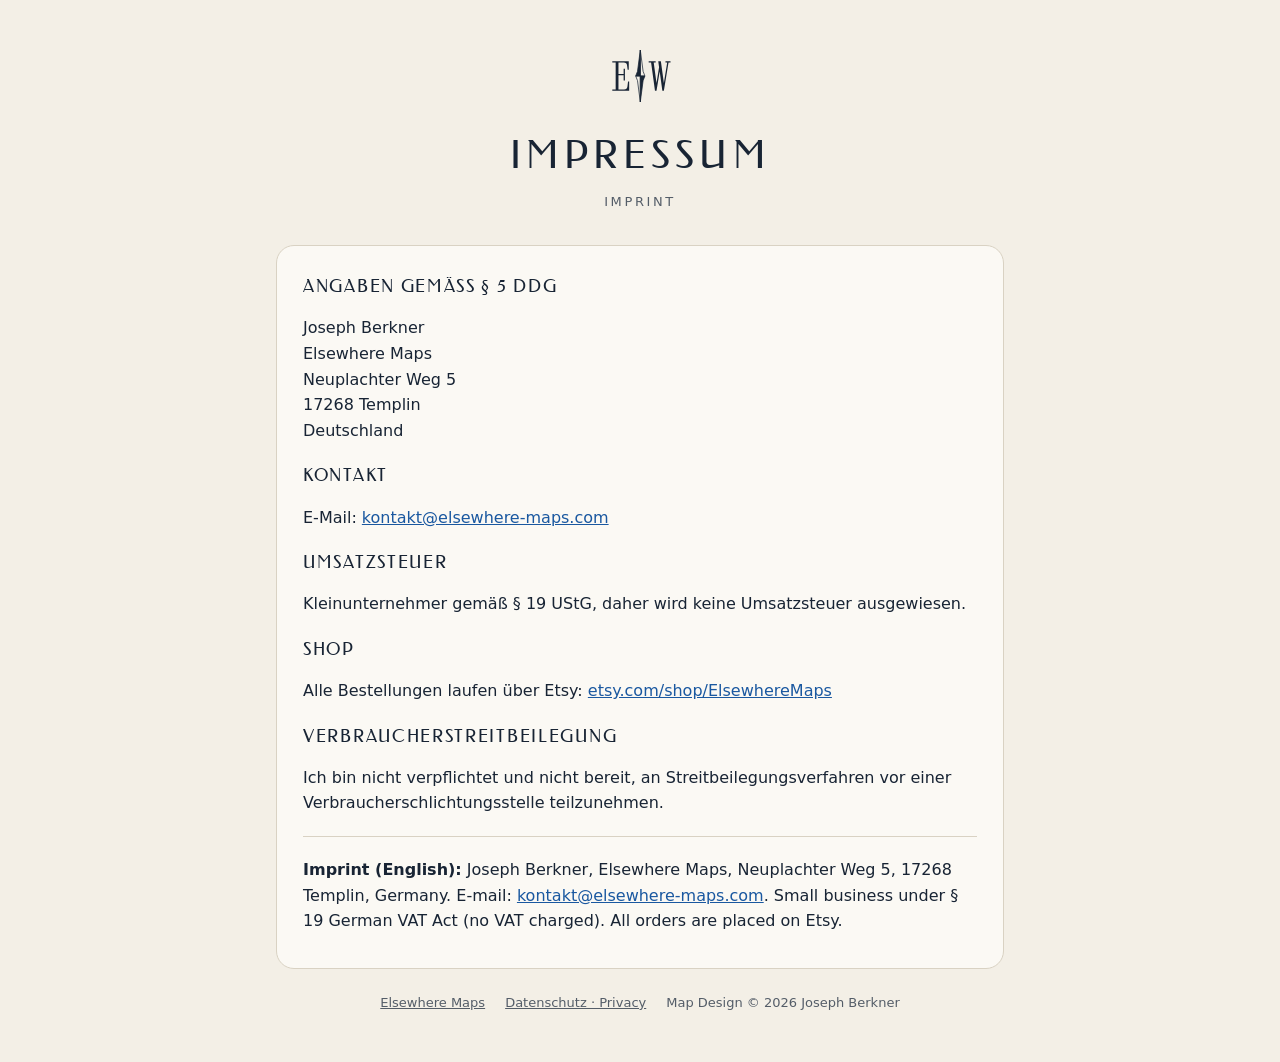
<file: imprint.html>
<!doctype html>
<html lang="de"><head><meta charset="utf-8"><meta name="viewport" content="width=device-width, initial-scale=1">
<meta http-equiv="Content-Security-Policy" content="default-src 'self'; style-src 'self'; font-src 'self'; img-src 'self'; base-uri 'none'; form-action 'none'; object-src 'none'">
<meta name="robots" content="noindex">
<title>Impressum · Elsewhere Maps</title><link rel="icon" href="favicon.svg" type="image/svg+xml"><link rel="stylesheet" href="legal.css"></head>
<body>
<header><a class="home" href="./" aria-label="Elsewhere Maps"><svg aria-hidden="true" focusable="false" xmlns="http://www.w3.org/2000/svg" viewBox="11.98 16.00 76.05 68.00"><path d="M50.00 18.50 L53.40 44.33 L55.60 50.00 L50.00 50.00 Z" fill="#f3efe6" stroke="#182434" stroke-width="0.9" stroke-linejoin="round"/><path d="M50.00 81.50 L46.60 55.67 L44.40 50.00 L50.00 50.00 Z" fill="#f3efe6" stroke="#182434" stroke-width="0.9" stroke-linejoin="round"/><path d="M50.00 18.50 L46.60 44.33 L44.40 50.00 L50.00 50.00 Z" fill="#182434" stroke="#182434" stroke-width="0.9" stroke-linejoin="round"/><path d="M50.00 81.50 L53.40 55.67 L55.60 50.00 L50.00 50.00 Z" fill="#182434" stroke="#182434" stroke-width="0.9" stroke-linejoin="round"/><path d="M31 0V34H115V706H31V740H442V526H414L400 633Q391 705 317 705H185V421H314V548H346V260H314V387H185V35H327Q400 35 409 108L424 234H452V0Z" fill="#182434" transform="translate(14.476 68.000) scale(0.04865 -0.04865)"/><path d="M136 0 39 706H-21V740H153V706H104L174 197L238 591L218 740H283L358 197L441 706H398V740H524V706H474L358 0H320L254 481L174 0Z" fill="#182434" transform="translate(61.200 68.000) scale(0.04865 -0.04865)"/></svg></a><h1>Impressum</h1><p class="sub">Imprint</p></header>
<main><section class="legal">
<h2>Angaben gemäß § 5 DDG</h2>
<p>Joseph Berkner<br>Elsewhere Maps<br>Neuplachter Weg 5<br>17268 Templin<br>Deutschland</p>
<h2>Kontakt</h2>
<!-- E-Mail als HTML-Zeichencodes: fuer Menschen normal lesbar und anklickbar, einfache Adress-Sammler finden sie nicht -->
<p>E-Mail: <a href="&#109;&#97;&#105;&#108;&#116;&#111;&#58;&#107;&#111;&#110;&#116;&#97;&#107;&#116;&#64;&#101;&#108;&#115;&#101;&#119;&#104;&#101;&#114;&#101;&#45;&#109;&#97;&#112;&#115;&#46;&#99;&#111;&#109;">&#107;&#111;&#110;&#116;&#97;&#107;&#116;&#64;&#101;&#108;&#115;&#101;&#119;&#104;&#101;&#114;&#101;&#45;&#109;&#97;&#112;&#115;&#46;&#99;&#111;&#109;</a></p>
<h2>Umsatzsteuer</h2>
<p>Kleinunternehmer gemäß § 19 UStG, daher wird keine Umsatzsteuer ausgewiesen.</p>
<h2>Shop</h2>
<p>Alle Bestellungen laufen über Etsy: <a href="https://www.etsy.com/shop/ElsewhereMaps" rel="noopener" target="_blank">etsy.com/shop/ElsewhereMaps</a></p>
<h2>Verbraucherstreitbeilegung</h2>
<p>Ich bin nicht verpflichtet und nicht bereit, an Streitbeilegungsverfahren vor einer Verbraucherschlichtungsstelle teilzunehmen.</p>
<hr>
<p lang="en"><strong>Imprint (English):</strong> Joseph Berkner, Elsewhere Maps, Neuplachter Weg 5, 17268 Templin, Germany. E-mail: <a href="&#109;&#97;&#105;&#108;&#116;&#111;&#58;&#107;&#111;&#110;&#116;&#97;&#107;&#116;&#64;&#101;&#108;&#115;&#101;&#119;&#104;&#101;&#114;&#101;&#45;&#109;&#97;&#112;&#115;&#46;&#99;&#111;&#109;">&#107;&#111;&#110;&#116;&#97;&#107;&#116;&#64;&#101;&#108;&#115;&#101;&#119;&#104;&#101;&#114;&#101;&#45;&#109;&#97;&#112;&#115;&#46;&#99;&#111;&#109;</a>. Small business under § 19 German VAT Act (no VAT charged). All orders are placed on Etsy.</p>
</section></main>
<footer><a href="./">Elsewhere Maps</a><a href="privacy.html">Datenschutz · Privacy</a><span>Map Design © 2026 Joseph Berkner</span></footer>
</body></html>
</file>
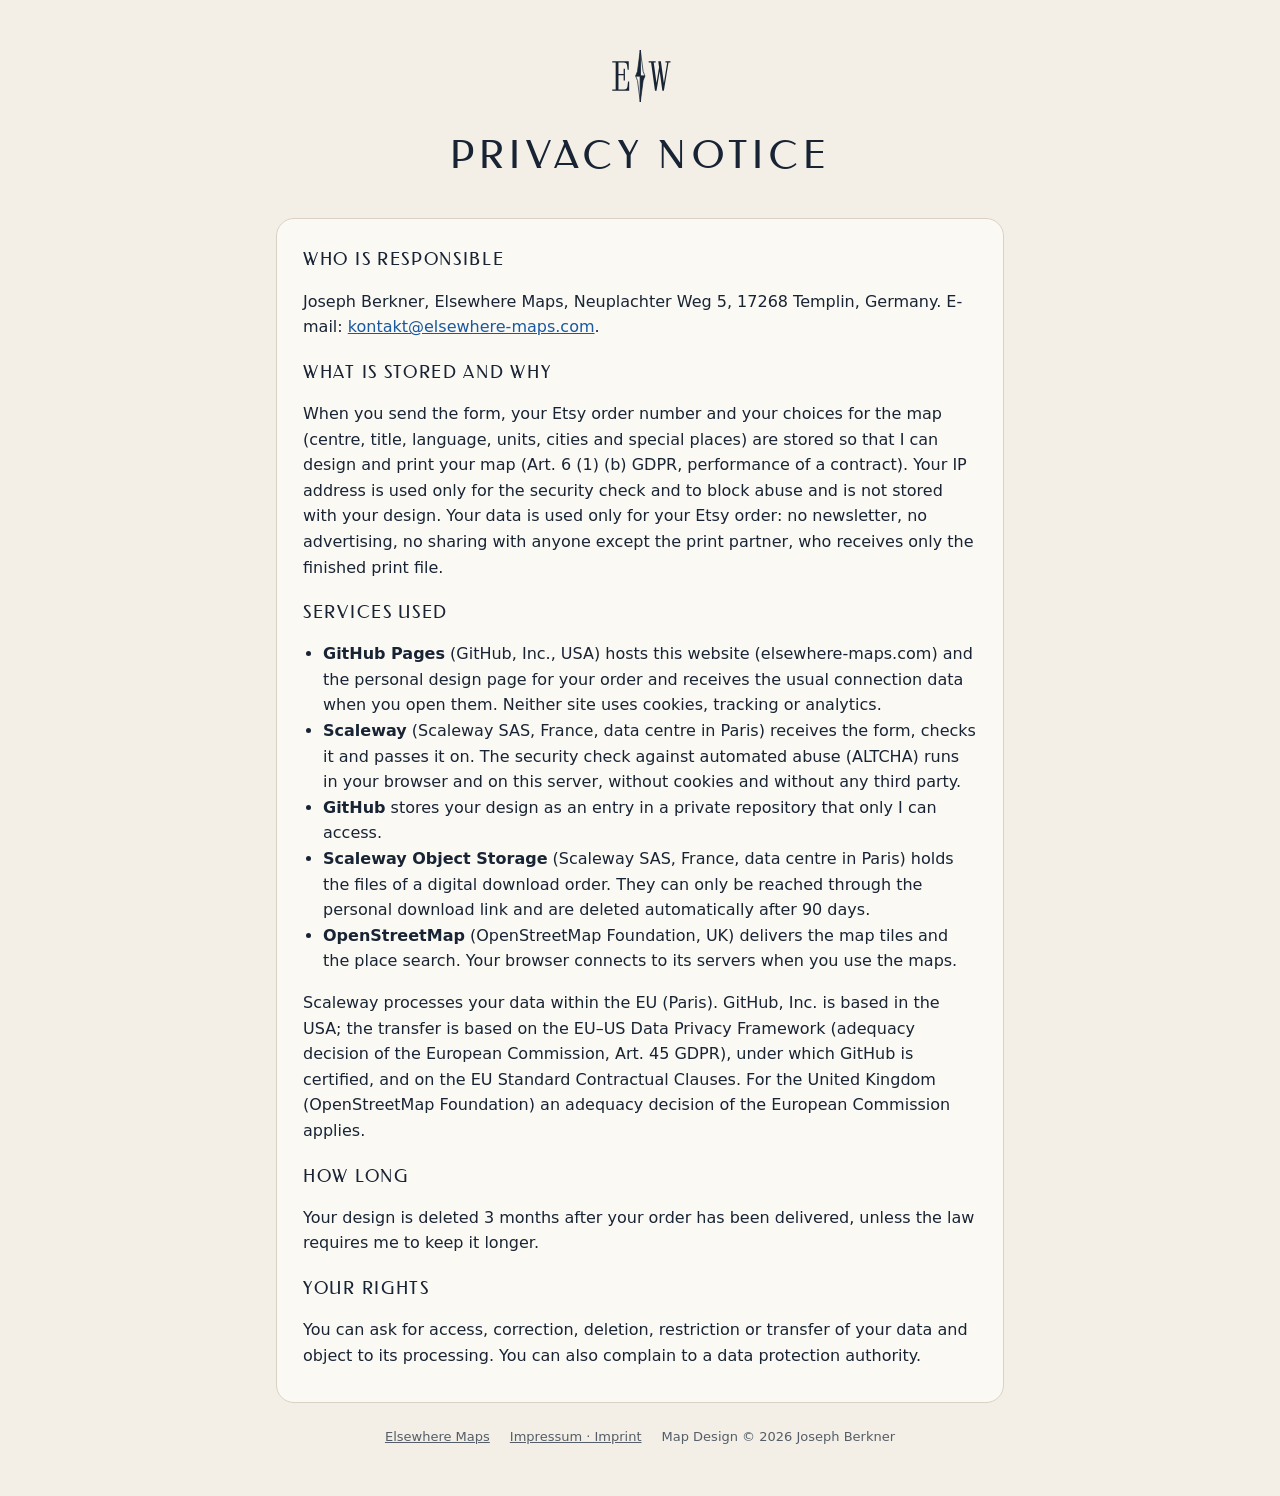
<file: privacy.html>
<!doctype html>
<html lang="en"><head><meta charset="utf-8"><meta name="viewport" content="width=device-width, initial-scale=1">
<meta http-equiv="Content-Security-Policy" content="default-src 'self'; style-src 'self'; font-src 'self'; img-src 'self'; base-uri 'none'; form-action 'none'; object-src 'none'">
<meta name="robots" content="noindex">
<title>Privacy · Elsewhere Maps</title><link rel="icon" href="favicon.svg" type="image/svg+xml"><link rel="stylesheet" href="legal.css"></head>
<body>
<header><a class="home" href="./" aria-label="Elsewhere Maps"><svg aria-hidden="true" focusable="false" xmlns="http://www.w3.org/2000/svg" viewBox="11.98 16.00 76.05 68.00"><path d="M50.00 18.50 L53.40 44.33 L55.60 50.00 L50.00 50.00 Z" fill="#f3efe6" stroke="#182434" stroke-width="0.9" stroke-linejoin="round"/><path d="M50.00 81.50 L46.60 55.67 L44.40 50.00 L50.00 50.00 Z" fill="#f3efe6" stroke="#182434" stroke-width="0.9" stroke-linejoin="round"/><path d="M50.00 18.50 L46.60 44.33 L44.40 50.00 L50.00 50.00 Z" fill="#182434" stroke="#182434" stroke-width="0.9" stroke-linejoin="round"/><path d="M50.00 81.50 L53.40 55.67 L55.60 50.00 L50.00 50.00 Z" fill="#182434" stroke="#182434" stroke-width="0.9" stroke-linejoin="round"/><path d="M31 0V34H115V706H31V740H442V526H414L400 633Q391 705 317 705H185V421H314V548H346V260H314V387H185V35H327Q400 35 409 108L424 234H452V0Z" fill="#182434" transform="translate(14.476 68.000) scale(0.04865 -0.04865)"/><path d="M136 0 39 706H-21V740H153V706H104L174 197L238 591L218 740H283L358 197L441 706H398V740H524V706H474L358 0H320L254 481L174 0Z" fill="#182434" transform="translate(61.200 68.000) scale(0.04865 -0.04865)"/></svg></a><h1>Privacy notice</h1></header>
<main><section class="legal">
<!-- Stand 05.11.2026, vor dem Veroeffentlichen pruefen lassen -->
<h2>Who is responsible</h2>
<p>Joseph Berkner, Elsewhere Maps, Neuplachter Weg 5, 17268 Templin, Germany. E-mail: <a href="&#109;&#97;&#105;&#108;&#116;&#111;&#58;&#107;&#111;&#110;&#116;&#97;&#107;&#116;&#64;&#101;&#108;&#115;&#101;&#119;&#104;&#101;&#114;&#101;&#45;&#109;&#97;&#112;&#115;&#46;&#99;&#111;&#109;">&#107;&#111;&#110;&#116;&#97;&#107;&#116;&#64;&#101;&#108;&#115;&#101;&#119;&#104;&#101;&#114;&#101;&#45;&#109;&#97;&#112;&#115;&#46;&#99;&#111;&#109;</a>.</p>
<h2>What is stored and why</h2>
<p>When you send the form, your Etsy order number and your choices for the map (centre, title, language, units, cities and special places) are stored so that I can design and print your map (Art. 6 (1) (b) GDPR, performance of a contract). Your IP address is used only for the security check and to block abuse and is not stored with your design. Your data is used only for your Etsy order: no newsletter, no advertising, no sharing with anyone except the print partner, who receives only the finished print file.</p>
<h2>Services used</h2>
<ul>
<li><strong>GitHub Pages</strong> (GitHub, Inc., USA) hosts this website (elsewhere-maps.com) and the personal design page for your order and receives the usual connection data when you open them. Neither site uses cookies, tracking or analytics.</li>
<li><strong>Scaleway</strong> (Scaleway SAS, France, data centre in Paris) receives the form, checks it and passes it on. The security check against automated abuse (ALTCHA) runs in your browser and on this server, without cookies and without any third party.</li>
<li><strong>GitHub</strong> stores your design as an entry in a private repository that only I can access.</li>
<li><strong>Scaleway Object Storage</strong> (Scaleway SAS, France, data centre in Paris) holds the files of a digital download order. They can only be reached through the personal download link and are deleted automatically after 90 days.</li>
<li><strong>OpenStreetMap</strong> (OpenStreetMap Foundation, UK) delivers the map tiles and the place search. Your browser connects to its servers when you use the maps.</li>
</ul>
<p>Scaleway processes your data within the EU (Paris). GitHub, Inc. is based in the USA; the transfer is based on the EU–US Data Privacy Framework (adequacy decision of the European Commission, Art. 45 GDPR), under which GitHub is certified, and on the EU Standard Contractual Clauses. For the United Kingdom (OpenStreetMap Foundation) an adequacy decision of the European Commission applies.</p>
<h2>How long</h2>
<p>Your design is deleted 3 months after your order has been delivered, unless the law requires me to keep it longer.</p>
<h2>Your rights</h2>
<p>You can ask for access, correction, deletion, restriction or transfer of your data and object to its processing. You can also complain to a data protection authority.</p>
</section></main>
<footer><a href="./">Elsewhere Maps</a><a href="imprint.html">Impressum · Imprint</a><span>Map Design © 2026 Joseph Berkner</span></footer>
</body></html>
</file>
<file: legal.css>
@font-face { font-family: "Federo"; src: url("federo.ttf") format("truetype"); font-display: swap; }
:root { --bg: #f3efe6; --card: #fbf9f4; --ink: #182434; --muted: #545d68; --line: #d9d2c3; }
* { box-sizing: border-box; }
body { margin: 0; background: var(--bg); color: var(--ink); font: 16px/1.6 "Avenir Next", Avenir, "Segoe UI", system-ui, sans-serif; }
header { text-align: center; padding: 48px 16px 16px; }
header .home svg { height: 56px; width: auto; }
h1 { font-family: "Federo", Georgia, serif; font-weight: 400; letter-spacing: .14em; text-transform: uppercase; font-size: clamp(26px, 6vw, 38px); margin: 14px 0 0; }
.sub { color: var(--muted); letter-spacing: .2em; text-transform: uppercase; font-size: 13px; margin: 6px 0 0; }
main { max-width: 760px; margin: 0 auto; padding: 16px; }
.legal { background: var(--card); border: 1px solid var(--line); border-radius: 18px; padding: 26px 26px 18px; }
.legal h2 { font-family: "Federo", Georgia, serif; font-weight: 400; letter-spacing: .1em; text-transform: uppercase; font-size: 17px; margin: 18px 0 6px; }
.legal h2:first-child { margin-top: 0; }
.legal ul { padding-left: 20px; }
.legal hr { border: 0; border-top: 1px solid var(--line); margin: 20px 0; }
a { color: #1a58a0; }
footer { max-width: 760px; margin: 0 auto; padding: 8px 16px 48px; display: flex; flex-wrap: wrap; gap: 8px 20px; justify-content: center; color: var(--muted); font-size: 13px; }
footer a { color: var(--muted); }
</file>
